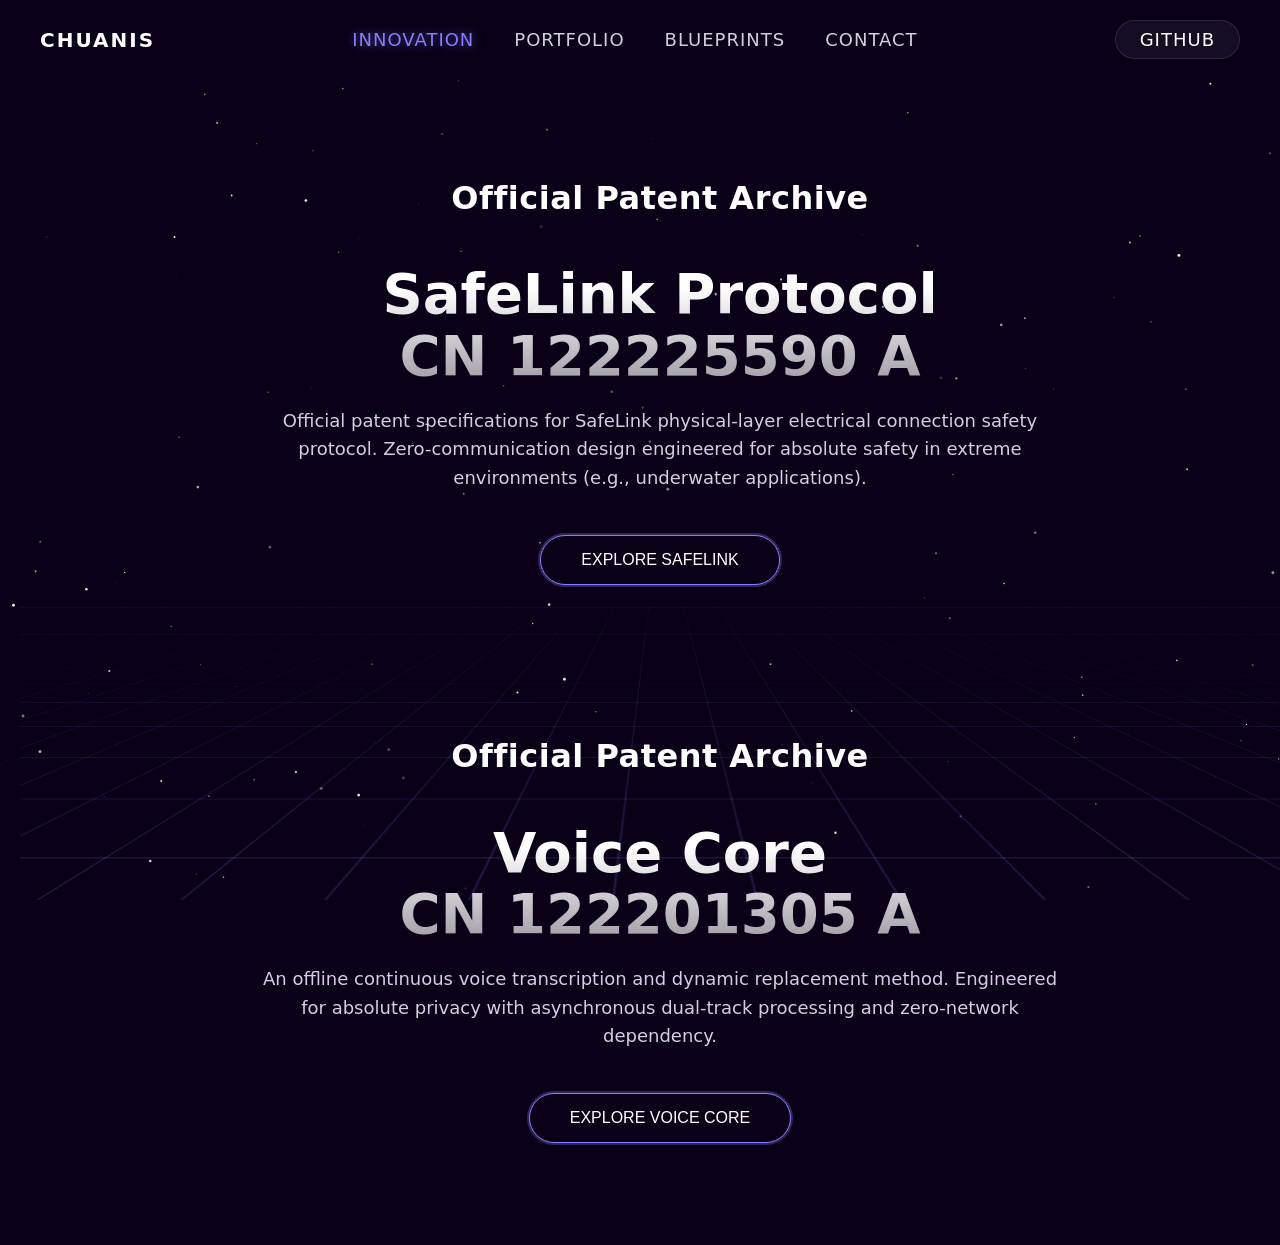
<file: index.html>
<!DOCTYPE html>
<html lang="en">
<head>
    <meta charset="UTF-8">
    <meta name="viewport" content="width=device-width, initial-scale=1.0">
    <title>CHUANIS | Patent Portfolio</title>
    
    <link rel="stylesheet" href="assets/background.css">
    <link rel="stylesheet" href="assets/nav.css">
    
    <style>
        .index-container {
            display: flex;
            flex-direction: column;
            align-items: center;
            width: 100%;
            padding: 100px 20px;
            gap: 150px;
            z-index: 10;
            position: relative; /* 确保内容层在最上方 */
        }

        .patent-section {
            max-width: 800px;
            text-align: center;
            position: relative;
            z-index: 20; /* 明确高于网格层 */
        }

        .archive-label {
            font-size: 32px;
            font-weight: 600;
            color: #fff;
            margin-bottom: 5px;
            letter-spacing: 0.5px;
        }

        .hero-title {
            font-size: 56px;
            font-weight: 700;
            line-height: 1.1;
            background: linear-gradient(180deg, #fff 20%, rgba(255, 255, 255, 0.6) 100%);
            -webkit-background-clip: text;
            color: transparent;
            margin-bottom: 20px;
        }

        .hero-desc {
            font-size: 18px;
            color: #d2d0dd;
            line-height: 1.6;
            margin-bottom: 40px;
        }

        /* ✨ 按钮容器：直接作为触发区，层级最高 */
        .glowing-btn-wrapper {
            position: relative;
            display: inline-block;
            padding: 2px;
            border-radius: 999px;
            background: rgba(136, 125, 255, 0.3);
            animation: pulse 2s infinite;
            cursor: pointer; /* 确保鼠标悬停时显示为可点击 */
            pointer-events: auto; /* 确保事件穿透有效 */
        }
        
        .glowing-btn {
            background: #0a0118;
            color: #fff;
            padding: 15px 40px;
            border-radius: 999px;
            border: 1px solid #887dff;
            cursor: pointer;
            font-size: 16px;
            transition: 0.3s;
            display: block;
            pointer-events: auto;
        }
        
        .glowing-btn:hover { background: #887dff; }

        @keyframes pulse {
            0% { box-shadow: 0 0 0 0 rgba(136, 125, 255, 0.4); }
            70% { box-shadow: 0 0 0 15px rgba(136, 125, 255, 0); }
            100% { box-shadow: 0 0 0 0 rgba(136, 125, 255, 0); }
        }

        /* 背景容器不再遮挡任何点击 */
        .cyber-grid-container { 
            position: fixed; 
            bottom: 0; 
            width: 100%; 
            height: 50vh; 
            perspective: 600px; 
            z-index: 1; /* 降层 */
            pointer-events: none; /* 绝对禁止网格容器响应鼠标 */
            mask-image: linear-gradient(to top, rgba(0,0,0,1) 10%, rgba(0,0,0,0) 90%); 
        }
        
        .cyber-grid { 
            position: absolute; 
            width: 200%; 
            height: 200%; 
            bottom: -50%; 
            left: -50%; 
            background-image: linear-gradient(rgba(136, 125, 255, 0.2) 1px, transparent 1px), linear-gradient(90deg, rgba(136, 125, 255, 0.2) 1px, transparent 1px); 
            background-size: 60px 60px; 
            transform: rotateX(75deg); 
            animation: gridMove 2s linear infinite; 
        }
        
        @keyframes gridMove { 0% { transform: rotateX(75deg) translateY(0); } 100% { transform: rotateX(75deg) translateY(60px); } }
    </style>
</head>
<body>

    <main class="index-container">
        <section class="patent-section">
            <div class="archive-label">Official Patent Archive</div>
            <h1 class="hero-title">SafeLink Protocol<br>CN 122225590 A</h1>
            <p class="hero-desc">
                Official patent specifications for SafeLink physical-layer electrical connection safety protocol. 
                Zero-communication design engineered for absolute safety in extreme environments (e.g., underwater applications).
            </p>
            <div class="glowing-btn-wrapper" onclick="window.location.href='portfolio/safelink/index.html'">
                <button class="glowing-btn">EXPLORE SAFELINK</button>
            </div>
        </section>

        <section class="patent-section">
            <div class="archive-label">Official Patent Archive</div>
            <h1 class="hero-title">Voice Core<br>CN 122201305 A</h1>
            <p class="hero-desc">
                An offline continuous voice transcription and dynamic replacement method. 
                Engineered for absolute privacy with asynchronous dual-track processing and zero-network dependency.
            </p>
            <div class="glowing-btn-wrapper" onclick="window.location.href='portfolio/voice/index.html'">
                <button class="glowing-btn">EXPLORE VOICE CORE</button>
            </div>
        </section>

        <div class="cyber-grid-container"><div class="cyber-grid"></div></div>
    </main>

    <script src="assets/background.js"></script>
    <script src="assets/nav.js"></script>

</body>
</html>
</file>
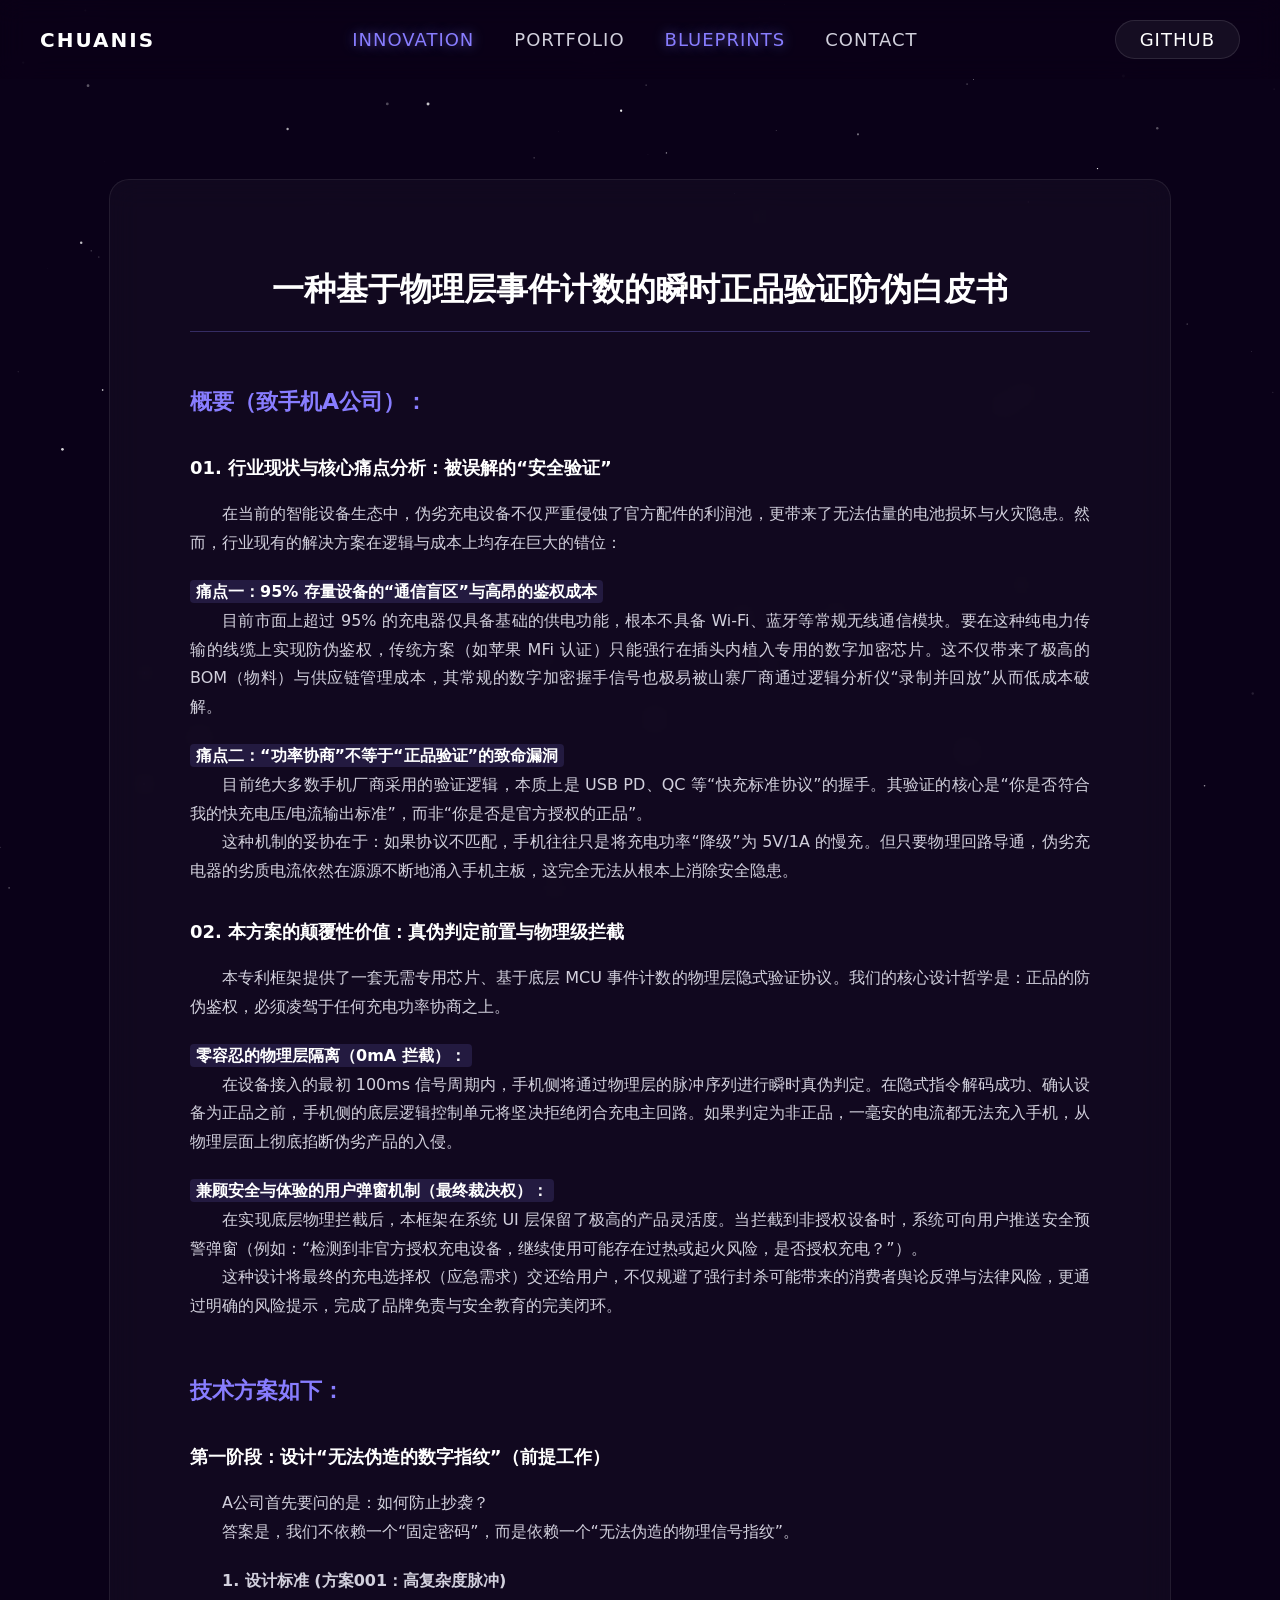
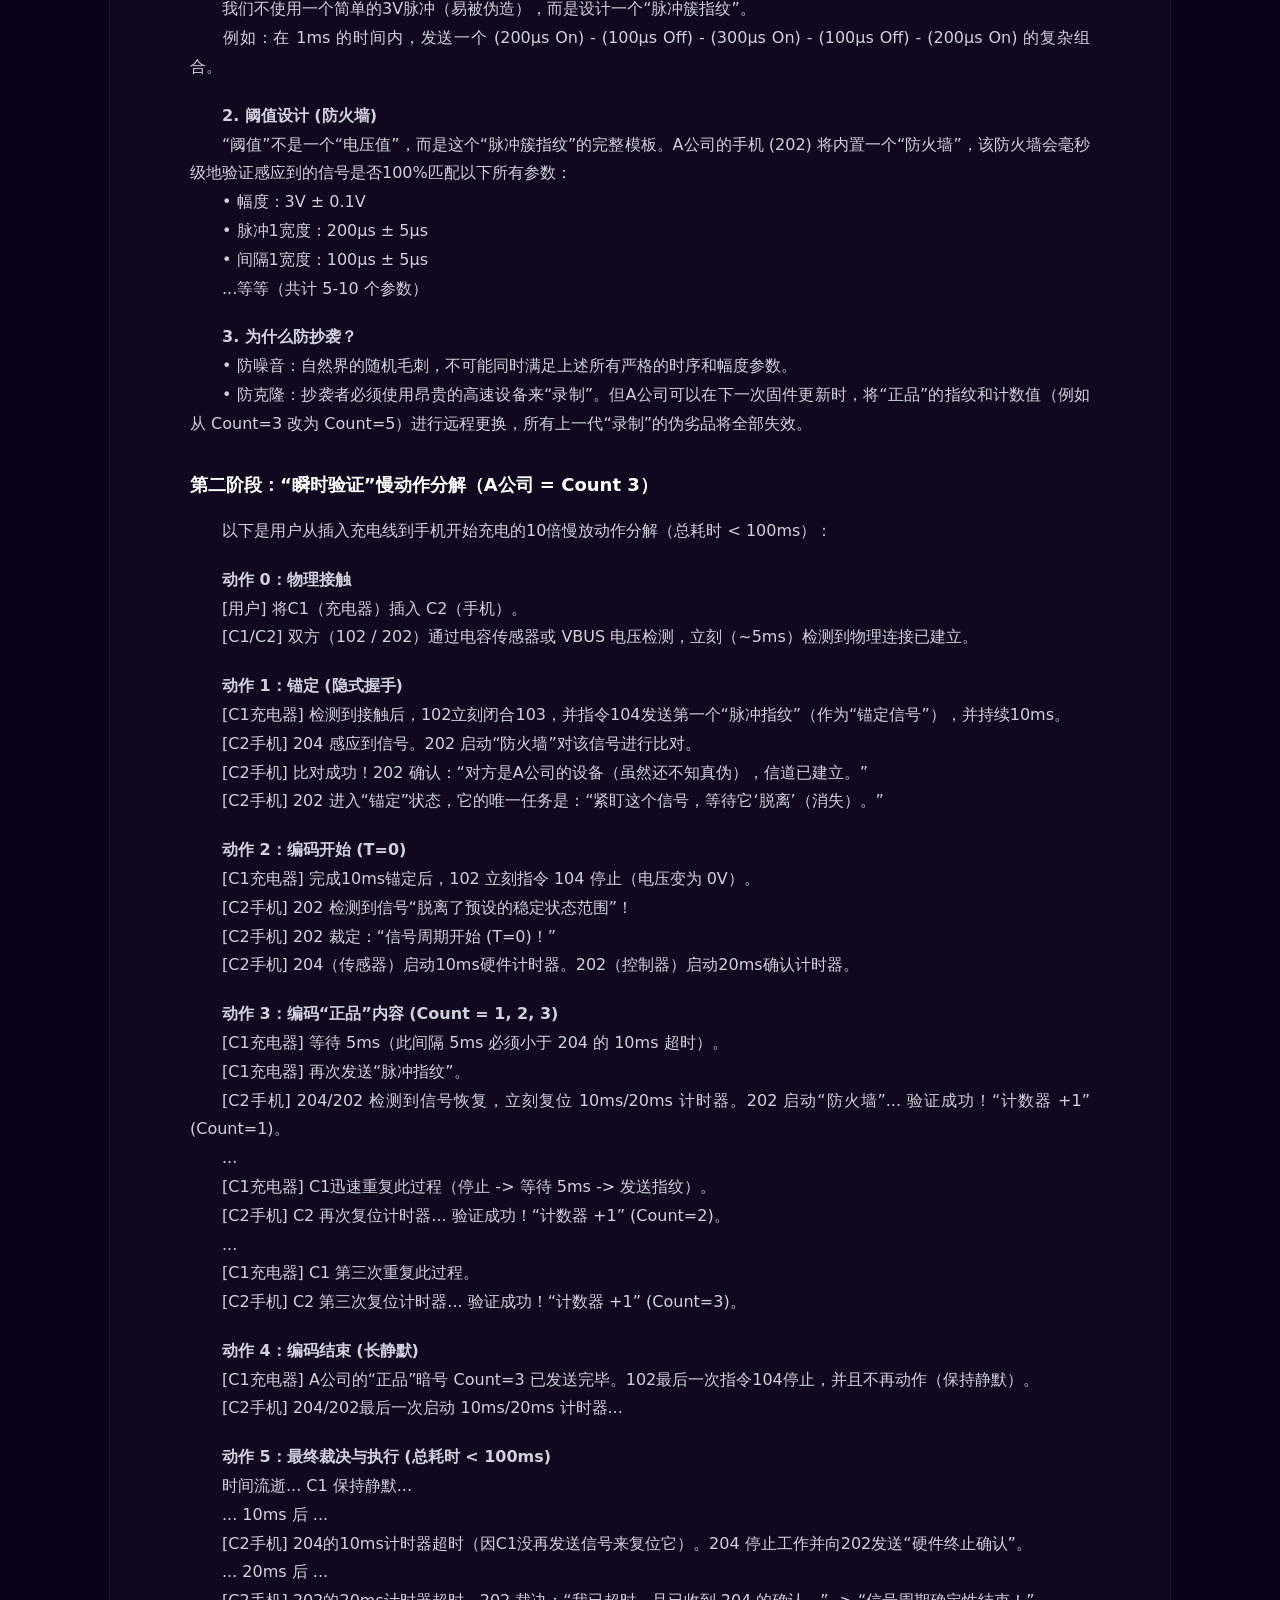
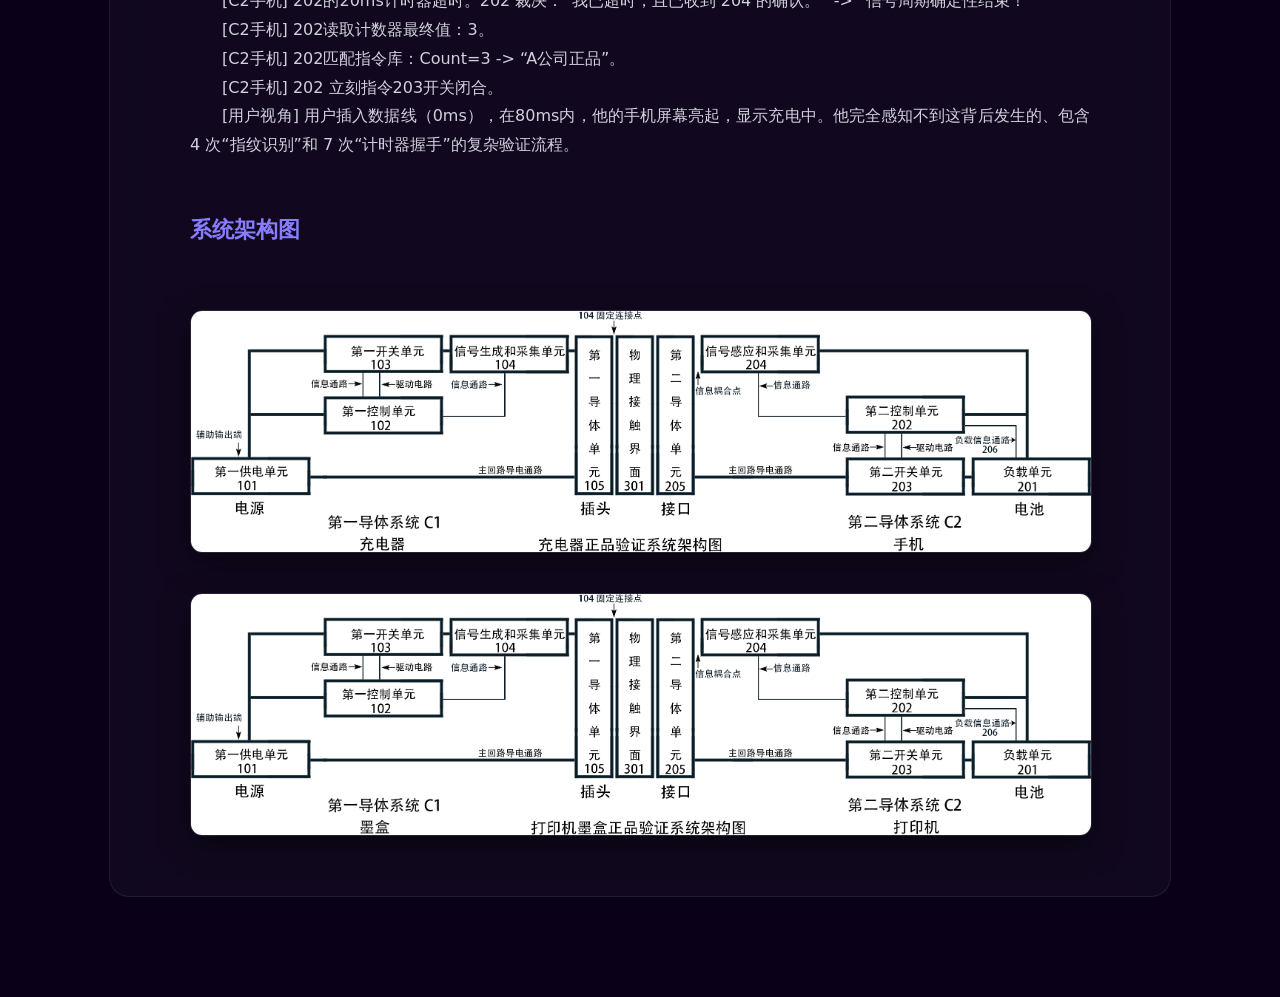
<file: blueprints/index.html>
<!DOCTYPE html>
<html lang="zh-CN">
<head>
    <meta charset="UTF-8">
    <meta name="viewport" content="width=device-width, initial-scale=1.0">
    <title>技术白皮书 | CHUANIS BLUEPRINTS</title>
    <meta name="description" content="一种基于物理层事件计数的瞬时正品验证防伪白皮书。解析行业痛点，提供零容忍的物理层隔离与防伪解决方案。">
    
    <link rel="stylesheet" href="../assets/background.css">
    <link rel="stylesheet" href="../assets/nav.css">
    
    <style>
        /* 白皮书专属沉浸式阅读排版 */
        .whitepaper-container {
            display: flex;
            justify-content: center;
            padding: 100px 20px;
            position: relative;
            z-index: 10;
        }

        .whitepaper-content {
            background: rgba(255, 255, 255, 0.03);
            border: 1px solid rgba(255, 255, 255, 0.08);
            padding: 60px 80px;
            border-radius: 20px;
            max-width: 900px; /* 控制最佳阅读宽度 */
            width: 100%;
            backdrop-filter: blur(15px);
            color: #d2d0dd;
            line-height: 1.8;
            font-size: 16px;
        }

        /* 标题排版 */
        .whitepaper-content h1 {
            color: #fff;
            font-size: 32px;
            text-align: center;
            margin-bottom: 50px;
            line-height: 1.4;
            border-bottom: 1px solid rgba(136, 125, 255, 0.3);
            padding-bottom: 20px;
        }

        .whitepaper-content h2 {
            color: #887dff;
            font-size: 22px;
            margin-top: 50px;
            margin-bottom: 20px;
        }

        .whitepaper-content h3 {
            color: #fff;
            font-size: 18px;
            margin-top: 30px;
            margin-bottom: 15px;
        }

        /* 段落缩进与间距 */
        .whitepaper-content p {
            margin-bottom: 20px;
            text-align: justify;
        }

        /* 关键信息强调 */
        .highlight-text {
            color: #fff;
            font-weight: 600;
            background: rgba(136, 125, 255, 0.15);
            padding: 2px 6px;
            border-radius: 4px;
        }

        /* 图片架构图排版 */
        .architecture-images {
            margin-top: 60px;
            display: flex;
            flex-direction: column;
            gap: 40px;
        }

        .architecture-images img {
            width: 100%;
            height: auto;
            border-radius: 12px;
            box-shadow: 0 10px 30px rgba(0,0,0,0.5);
            border: 1px solid rgba(255,255,255,0.1);
        }

        /* 手机端适配 */
        @media (max-width: 768px) {
            .whitepaper-content { padding: 40px 30px; }
            .whitepaper-content h1 { font-size: 26px; }
        }
    </style>
</head>
<body>

    <main class="whitepaper-container">
        <article class="whitepaper-content">
            
            <h1>一种基于物理层事件计数的瞬时正品验证防伪白皮书</h1>

            <h2>概要（致手机A公司）：</h2>

            <h3>01. 行业现状与核心痛点分析：被误解的“安全验证”</h3>
            <p>&emsp;&emsp;在当前的智能设备生态中，伪劣充电设备不仅严重侵蚀了官方配件的利润池，更带来了无法估量的电池损坏与火灾隐患。然而，行业现有的解决方案在逻辑与成本上均存在巨大的错位：</p>
            
            <p><span class="highlight-text">痛点一：95% 存量设备的“通信盲区”与高昂的鉴权成本</span><br>
            &emsp;&emsp;目前市面上超过 95% 的充电器仅具备基础的供电功能，根本不具备 Wi-Fi、蓝牙等常规无线通信模块。要在这种纯电力传输的线缆上实现防伪鉴权，传统方案（如苹果 MFi 认证）只能强行在插头内植入专用的数字加密芯片。这不仅带来了极高的 BOM（物料）与供应链管理成本，其常规的数字加密握手信号也极易被山寨厂商通过逻辑分析仪“录制并回放”从而低成本破解。</p>

            <p><span class="highlight-text">痛点二：“功率协商”不等于“正品验证”的致命漏洞</span><br>
            &emsp;&emsp;目前绝大多数手机厂商采用的验证逻辑，本质上是 USB PD、QC 等“快充标准协议”的握手。其验证的核心是“你是否符合我的快充电压/电流输出标准”，而非“你是否是官方授权的正品”。<br>
            &emsp;&emsp;这种机制的妥协在于：如果协议不匹配，手机往往只是将充电功率“降级”为 5V/1A 的慢充。但只要物理回路导通，伪劣充电器的劣质电流依然在源源不断地涌入手机主板，这完全无法从根本上消除安全隐患。</p>

            <h3>02. 本方案的颠覆性价值：真伪判定前置与物理级拦截</h3>
            <p>&emsp;&emsp;本专利框架提供了一套无需专用芯片、基于底层 MCU 事件计数的物理层隐式验证协议。我们的核心设计哲学是：正品的防伪鉴权，必须凌驾于任何充电功率协商之上。</p>

            <p><span class="highlight-text">零容忍的物理层隔离（0mA 拦截）：</span><br>
            &emsp;&emsp;在设备接入的最初 100ms 信号周期内，手机侧将通过物理层的脉冲序列进行瞬时真伪判定。在隐式指令解码成功、确认设备为正品之前，手机侧的底层逻辑控制单元将坚决拒绝闭合充电主回路。如果判定为非正品，一毫安的电流都无法充入手机，从物理层面上彻底掐断伪劣产品的入侵。</p>

            <p><span class="highlight-text">兼顾安全与体验的用户弹窗机制（最终裁决权）：</span><br>
            &emsp;&emsp;在实现底层物理拦截后，本框架在系统 UI 层保留了极高的产品灵活度。当拦截到非授权设备时，系统可向用户推送安全预警弹窗（例如：“检测到非官方授权充电设备，继续使用可能存在过热或起火风险，是否授权充电？”）。<br>
            &emsp;&emsp;这种设计将最终的充电选择权（应急需求）交还给用户，不仅规避了强行封杀可能带来的消费者舆论反弹与法律风险，更通过明确的风险提示，完成了品牌免责与安全教育的完美闭环。</p>

            <h2>技术方案如下：</h2>

            <h3>第一阶段：设计“无法伪造的数字指纹”（前提工作）</h3>
            <p>&emsp;&emsp;A公司首先要问的是：如何防止抄袭？<br>
            &emsp;&emsp;答案是，我们不依赖一个“固定密码”，而是依赖一个“无法伪造的物理信号指纹”。</p>

            <p>&emsp;&emsp;<strong>1. 设计标准 (方案001：高复杂度脉冲)</strong><br>
            &emsp;&emsp;我们不使用一个简单的3V脉冲（易被伪造），而是设计一个“脉冲簇指纹”。<br>
            &emsp;&emsp;例如：在 1ms 的时间内，发送一个 (200µs On) - (100µs Off) - (300µs On) - (100µs Off) - (200µs On) 的复杂组合。</p>

            <p>&emsp;&emsp;<strong>2. 阈值设计 (防火墙)</strong><br>
            &emsp;&emsp;“阈值”不是一个“电压值”，而是这个“脉冲簇指纹”的完整模板。A公司的手机 (202) 将内置一个“防火墙”，该防火墙会毫秒级地验证感应到的信号是否100%匹配以下所有参数：<br>
            &emsp;&emsp;• 幅度：3V ± 0.1V<br>
            &emsp;&emsp;• 脉冲1宽度：200µs ± 5µs<br>
            &emsp;&emsp;• 间隔1宽度：100µs ± 5µs<br>
            &emsp;&emsp;...等等（共计 5-10 个参数）</p>

            <p>&emsp;&emsp;<strong>3. 为什么防抄袭？</strong><br>
            &emsp;&emsp;• 防噪音：自然界的随机毛刺，不可能同时满足上述所有严格的时序和幅度参数。<br>
            &emsp;&emsp;• 防克隆：抄袭者必须使用昂贵的高速设备来“录制”。但A公司可以在下一次固件更新时，将“正品”的指纹和计数值（例如从 Count=3 改为 Count=5）进行远程更换，所有上一代“录制”的伪劣品将全部失效。</p>

            <h3>第二阶段：“瞬时验证”慢动作分解（A公司 = Count 3）</h3>
            <p>&emsp;&emsp;以下是用户从插入充电线到手机开始充电的10倍慢放动作分解（总耗时 < 100ms）：</p>

            <p>&emsp;&emsp;<strong>动作 0：物理接触</strong><br>
            &emsp;&emsp;[用户] 将C1（充电器）插入 C2（手机）。<br>
            &emsp;&emsp;[C1/C2] 双方（102 / 202）通过电容传感器或 VBUS 电压检测，立刻（~5ms）检测到物理连接已建立。</p>

            <p>&emsp;&emsp;<strong>动作 1：锚定 (隐式握手)</strong><br>
            &emsp;&emsp;[C1充电器] 检测到接触后，102立刻闭合103，并指令104发送第一个“脉冲指纹”（作为“锚定信号”），并持续10ms。<br>
            &emsp;&emsp;[C2手机] 204 感应到信号。202 启动“防火墙”对该信号进行比对。<br>
            &emsp;&emsp;[C2手机] 比对成功！202 确认：“对方是A公司的设备（虽然还不知真伪），信道已建立。”<br>
            &emsp;&emsp;[C2手机] 202 进入“锚定”状态，它的唯一任务是：“紧盯这个信号，等待它‘脱离’（消失）。”</p>

            <p>&emsp;&emsp;<strong>动作 2：编码开始 (T=0)</strong><br>
            &emsp;&emsp;[C1充电器] 完成10ms锚定后，102 立刻指令 104 停止（电压变为 0V）。<br>
            &emsp;&emsp;[C2手机] 202 检测到信号“脱离了预设的稳定状态范围”！<br>
            &emsp;&emsp;[C2手机] 202 裁定：“信号周期开始 (T=0)！”<br>
            &emsp;&emsp;[C2手机] 204（传感器）启动10ms硬件计时器。202（控制器）启动20ms确认计时器。</p>

            <p>&emsp;&emsp;<strong>动作 3：编码“正品”内容 (Count = 1, 2, 3)</strong><br>
            &emsp;&emsp;[C1充电器] 等待 5ms（此间隔 5ms 必须小于 204 的 10ms 超时）。<br>
            &emsp;&emsp;[C1充电器] 再次发送“脉冲指纹”。<br>
            &emsp;&emsp;[C2手机] 204/202 检测到信号恢复，立刻复位 10ms/20ms 计时器。202 启动“防火墙”... 验证成功！“计数器 +1” (Count=1)。<br>
            &emsp;&emsp;...<br>
            &emsp;&emsp;[C1充电器] C1迅速重复此过程（停止 -> 等待 5ms -> 发送指纹）。<br>
            &emsp;&emsp;[C2手机] C2 再次复位计时器... 验证成功！“计数器 +1” (Count=2)。<br>
            &emsp;&emsp;...<br>
            &emsp;&emsp;[C1充电器] C1 第三次重复此过程。<br>
            &emsp;&emsp;[C2手机] C2 第三次复位计时器... 验证成功！“计数器 +1” (Count=3)。</p>

            <p>&emsp;&emsp;<strong>动作 4：编码结束 (长静默)</strong><br>
            &emsp;&emsp;[C1充电器] A公司的“正品”暗号 Count=3 已发送完毕。102最后一次指令104停止，并且不再动作（保持静默）。<br>
            &emsp;&emsp;[C2手机] 204/202最后一次启动 10ms/20ms 计时器...</p>

            <p>&emsp;&emsp;<strong>动作 5：最终裁决与执行 (总耗时 < 100ms)</strong><br>
            &emsp;&emsp;时间流逝... C1 保持静默...<br>
            &emsp;&emsp;... 10ms 后 ...<br>
            &emsp;&emsp;[C2手机] 204的10ms计时器超时（因C1没再发送信号来复位它）。204 停止工作并向202发送“硬件终止确认”。<br>
            &emsp;&emsp;... 20ms 后 ...<br>
            &emsp;&emsp;[C2手机] 202的20ms计时器超时。202 裁决：“我已超时，且已收到 204 的确认。” -> “信号周期确定性结束！”<br>
            &emsp;&emsp;[C2手机] 202读取计数器最终值：3。<br>
            &emsp;&emsp;[C2手机] 202匹配指令库：Count=3 -> “A公司正品”。<br>
            &emsp;&emsp;[C2手机] 202 立刻指令203开关闭合。<br>
            &emsp;&emsp;[用户视角] 用户插入数据线（0ms），在80ms内，他的手机屏幕亮起，显示充电中。他完全感知不到这背后发生的、包含 4 次“指纹识别”和 7 次“计时器握手”的复杂验证流程。</p>

            <h2>系统架构图</h2>
            
            <div class="architecture-images">
                <img src="充电器正品验证系统架构图.png" alt="充电器正品验证系统架构图">
                <img src="打印机墨盒正品验证系统架构图.png" alt="打印机墨盒正品验证系统架构图">
            </div>

        </article>
    </main>

    <script src="../assets/background.js"></script>
    <script src="../assets/nav.js"></script>
    
</body>
</html>
</file>
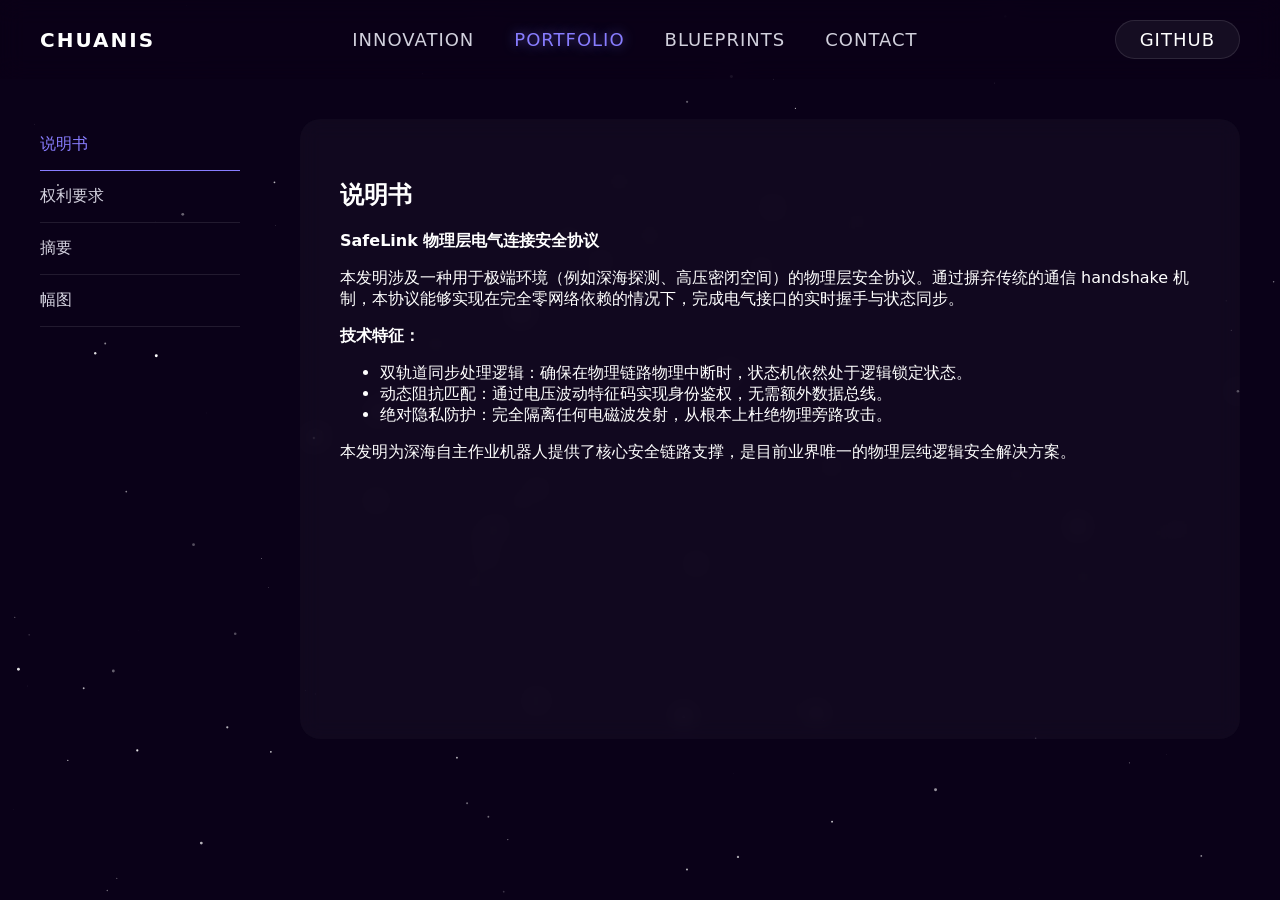
<file: portfolio/stealth/index.html>
<!DOCTYPE html>
<html lang="en">
<head>
    <meta charset="UTF-8">
    <title>SafeLink Protocol | CHUANIS</title>
    <link rel="stylesheet" href="../../assets/background.css">
    <link rel="stylesheet" href="../../assets/nav.css">
    <style>
        .layout-container { display: flex; max-width: 1200px; margin: 40px auto; gap: 60px; padding: 0 20px; }
        .sidebar { width: 200px; flex-shrink: 0; }
        .sidebar a { display: block; color: #d2d0dd; text-decoration: none; padding: 15px 0; border-bottom: 1px solid rgba(255,255,255,0.1); transition: 0.3s; }
        .sidebar a:hover, .sidebar a.active { color: #887dff; border-color: #887dff; }
        .content-area { flex-grow: 1; background: rgba(255,255,255,0.03); padding: 40px; border-radius: 20px; min-height: 60vh; backdrop-filter: blur(10px); }
    </style>
</head>
<body>
    <main class="layout-container">
        <aside class="sidebar">
            <a href="#" class="active" onclick="loadContent('specification.html', this)">说明书</a>
            <a href="#" onclick="loadContent('claims.html', this)">权利要求</a>
            <a href="#" onclick="loadContent('abstract.html', this)">摘要</a>
            <a href="#" onclick="loadContent('figures.html', this)">幅图</a>
        </aside>
        <section class="content-area" id="content-box">
            <!-- 默认加载内容 -->
        </section>
    </main>

    <script src="../../assets/background.js"></script>
    <script src="../../assets/nav.js"></script>
    <script>
        function loadContent(page, element) {
            fetch(page).then(res => res.text()).then(html => {
                document.getElementById('content-box').innerHTML = html;
            });
            document.querySelectorAll('.sidebar a').forEach(a => a.classList.remove('active'));
            element.classList.add('active');
        }
        // 初始化：默认加载说明书
        window.onload = () => loadContent('specification.html', document.querySelector('.sidebar a'));
    </script>
</body>
</html>
</file>
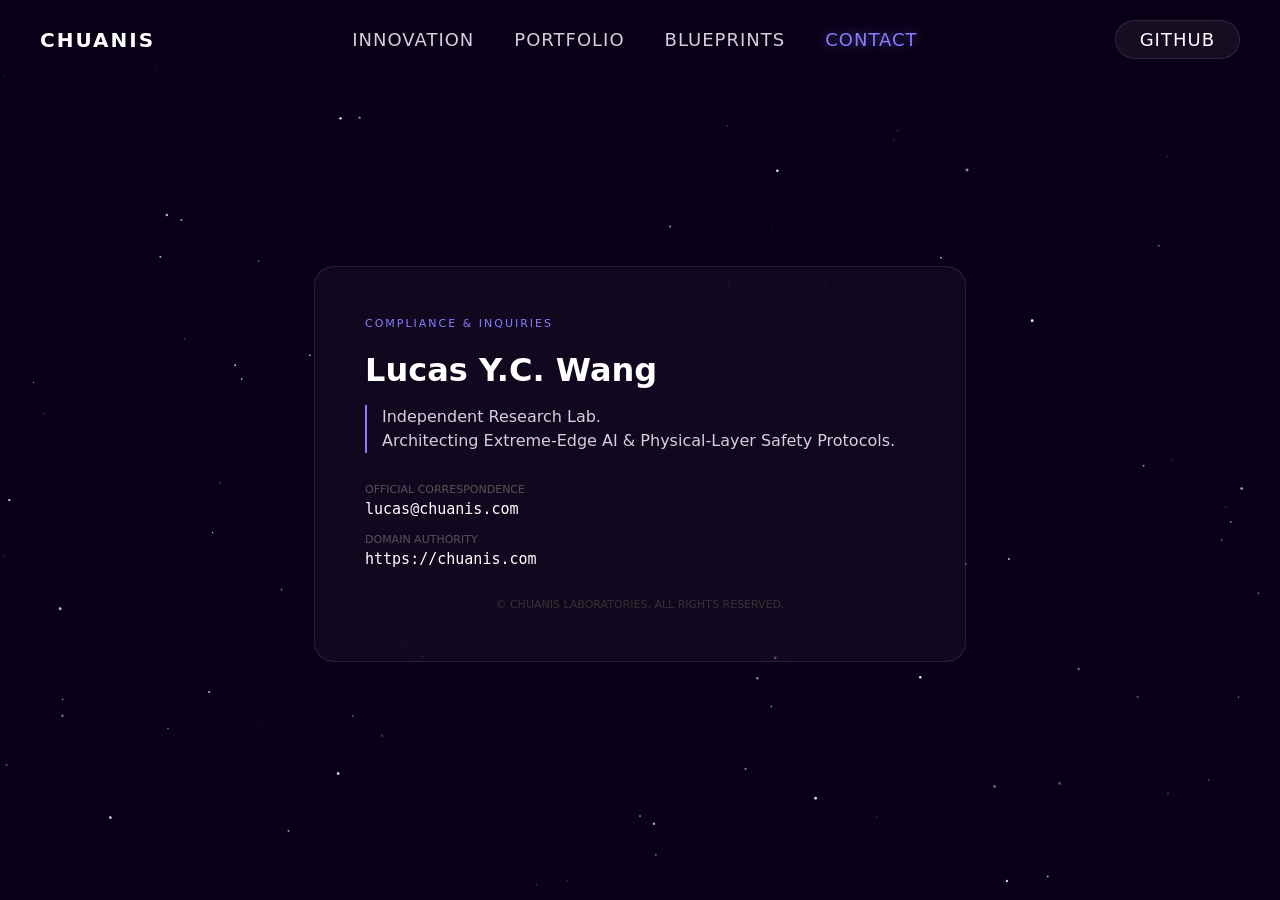
<file: Contact.html>
<!DOCTYPE html>
<html lang="en">
<head>
    <meta charset="UTF-8">
    <meta name="viewport" content="width=device-width, initial-scale=1.0">
    <title>COMPLIANCE | CHUANIS</title>
    
    <link rel="stylesheet" href="assets/background.css">
    <link rel="stylesheet" href="assets/nav.css">
    
    <style>
        /* 核心修改：让联系页强制全屏居中，不产生滚动 */
        .contact-container {
            height: calc(100vh - 80px); /* 减去导航栏的高度 */
            display: flex;
            justify-content: center;
            align-items: center;
            overflow: hidden; /* 禁止溢出滚动 */
            z-index: 10;
        }

        .contact-card {
            background: rgba(255, 255, 255, 0.03);
            border: 1px solid rgba(255, 255, 255, 0.1);
            padding: 50px;
            border-radius: 20px;
            max-width: 550px;
            width: 90%;
            text-align: left;
            backdrop-filter: blur(12px);
            margin-top: -50px; /* 轻微向上偏移，优化视觉重心 */
        }

        .label { color: #887dff; font-size: 11px; letter-spacing: 2px; text-transform: uppercase; margin-bottom: 15px; display: block; }
        .name { font-size: 32px; font-weight: 700; color: #fff; margin-bottom: 8px; }
        .role { font-size: 16px; color: #d2d0dd; margin-bottom: 30px; line-height: 1.5; border-left: 2px solid #887dff; padding-left: 15px; }

        .info-item { margin-bottom: 15px; }
        .info-label { font-size: 11px; color: #555; text-transform: uppercase; margin-bottom: 4px; }
        .info-value { font-size: 15px; color: #fff; font-family: monospace; }
        
        .footer-note { margin-top: 30px; font-size: 11px; color: #333; text-align: center; }
    </style>
</head>
<body>

    <main class="contact-container">
        <div class="contact-card">
            <span class="label">Compliance & Inquiries</span>
            <h1 class="name">Lucas Y.C. Wang</h1>
            <p class="role">
                Independent Research Lab.<br>
                Architecting Extreme-Edge AI & Physical-Layer Safety Protocols.
            </p>

            <div class="info-item">
                <div class="info-label">Official Correspondence</div>
                <div class="info-value">lucas@chuanis.com</div>
            </div>

            <div class="info-item">
                <div class="info-label">Domain Authority</div>
                <div class="info-value">https://chuanis.com</div>
            </div>

            <div class="footer-note">
                © CHUANIS LABORATORIES. ALL RIGHTS RESERVED.
            </div>
        </div>
    </main>

    <script src="assets/background.js"></script>
    <script src="assets/nav.js"></script>
</body>
</html>
</file>
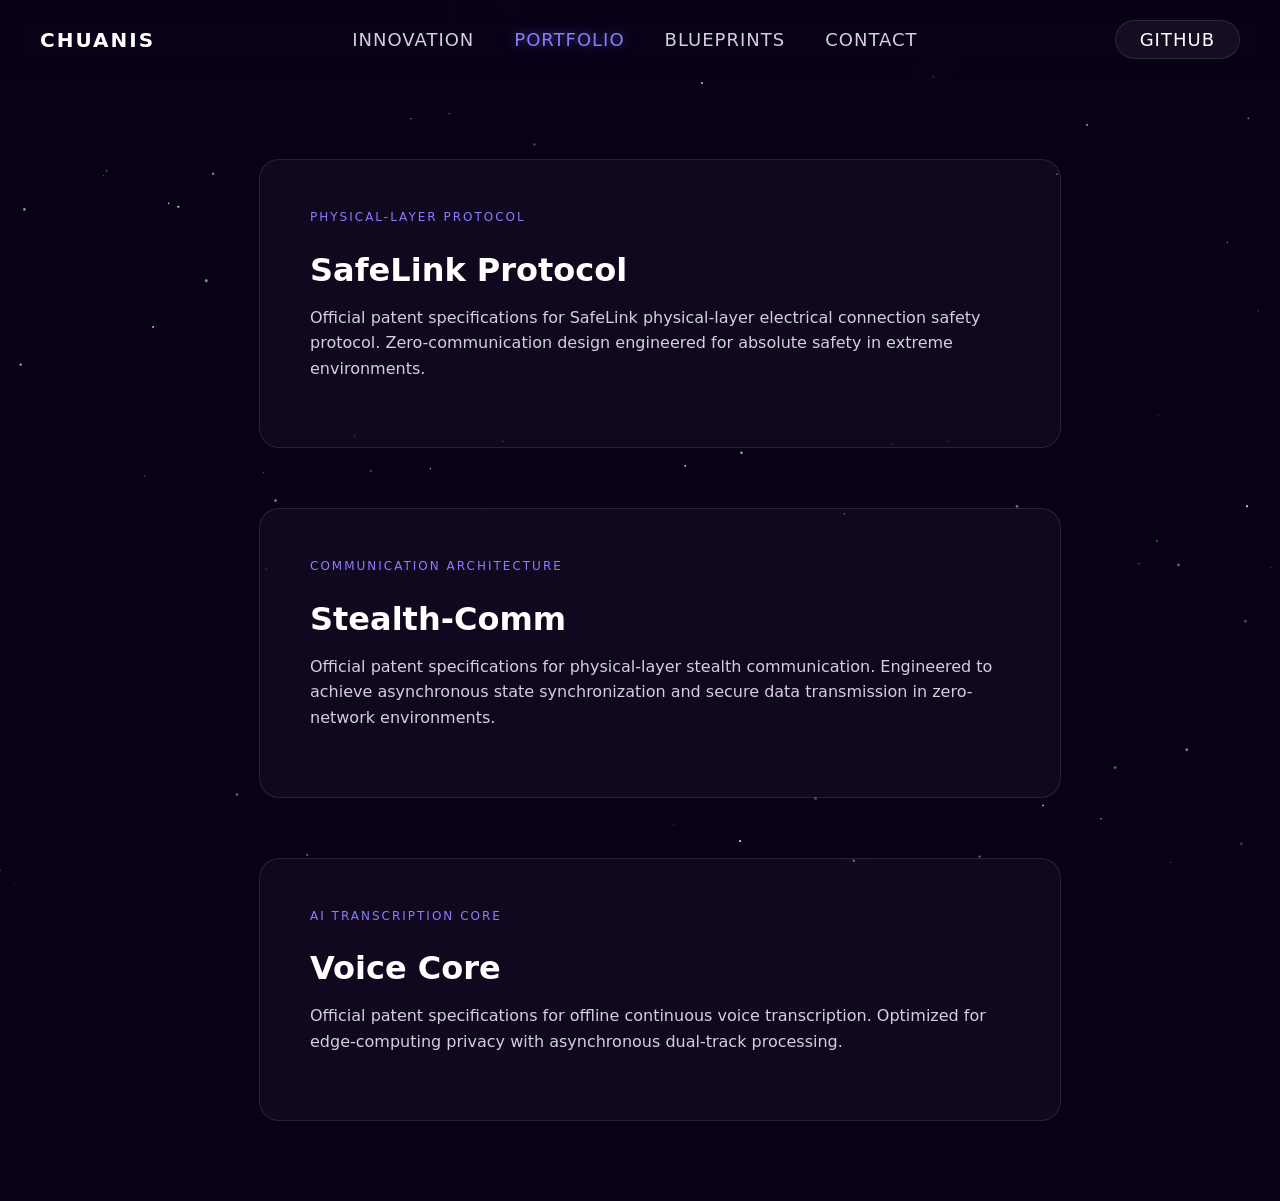
<file: portfolio.html>
<!DOCTYPE html>
<html lang="en">
<head>
    <meta charset="UTF-8">
    <meta name="viewport" content="width=device-width, initial-scale=1.0">
    <title>PORTFOLIO | CHUANIS</title>
    
    <link rel="stylesheet" href="assets/background.css">
    <link rel="stylesheet" href="assets/nav.css">
    
    <style>
        .portfolio-container {
            display: flex;
            flex-direction: column;
            align-items: center;
            width: 100%;
            padding: 80px 20px;
            gap: 60px;
            z-index: 10;
        }

        .patent-card {
            background: rgba(255, 255, 255, 0.03);
            border: 1px solid rgba(255, 255, 255, 0.1);
            padding: 50px;
            border-radius: 20px;
            max-width: 700px;
            width: 100%;
            text-align: left;
            backdrop-filter: blur(12px);
            transition: all 0.4s ease;
            cursor: pointer;
        }

        .patent-card:hover {
            border-color: #887dff;
            transform: translateY(-5px);
            box-shadow: 0 0 40px rgba(136, 125, 255, 0.15);
        }

        .category-label { color: #887dff; font-size: 12px; letter-spacing: 2px; text-transform: uppercase; margin-bottom: 15px; display: block; }
        .patent-title { font-size: 32px; font-weight: 700; color: #fff; margin-bottom: 15px; }
        .patent-desc { font-size: 16px; color: #d2d0dd; line-height: 1.6; }
    </style>
</head>
<body>

    <main class="portfolio-container">
        <div class="patent-card" onclick="window.location.href='portfolio/safelink/index.html'">
            <span class="category-label">Physical-Layer Protocol</span>
            <h2 class="patent-title">SafeLink Protocol</h2>
            <p class="patent-desc">Official patent specifications for SafeLink physical-layer electrical connection safety protocol. Zero-communication design engineered for absolute safety in extreme environments.</p>
        </div>

        <div class="patent-card" onclick="window.location.href='portfolio/stealth/index.html'">
            <span class="category-label">Communication Architecture</span>
            <h2 class="patent-title">Stealth-Comm</h2>
            <p class="patent-desc">Official patent specifications for physical-layer stealth communication. Engineered to achieve asynchronous state synchronization and secure data transmission in zero-network environments.</p>
        </div>

        <div class="patent-card" onclick="window.location.href='portfolio/voice/index.html'">
            <span class="category-label">AI Transcription Core</span>
            <h2 class="patent-title">Voice Core</h2>
            <p class="patent-desc">Official patent specifications for offline continuous voice transcription. Optimized for edge-computing privacy with asynchronous dual-track processing.</p>
        </div>
    </main>

    <script src="assets/background.js"></script>
    <script src="assets/nav.js"></script>
</body>
</html>
</file>
<file: assets/background.css>
/* assets/background.css - 全局星空背景样式 */

/* 1. 规范网页底层 */
body {
    margin: 0;
    padding: 0;
    background-color: #0a0118; /* 纯粹的极夜黑底色 */
    color: #fff;
    font-family: system-ui, -apple-system, sans-serif;
    /* 优化：使用 dvh 完美适配现代智能手机的动态地址栏 */
    min-height: 100dvh; 
    overflow-x: hidden; /* 防止横向滚动条 */
}

/* 2. 将星空画布死死钉在屏幕最底层 */
#star-canvas {
    position: fixed; /* 核心：不论网页内容怎么滑动，星空永远在原地 */
    top: 0;
    left: 0;
    width: 100vw;
    height: 100vh;
    z-index: -999; /* 永远在所有内容的最低层 */
    pointer-events: none; /* 让鼠标事件穿透，绝不影响网页点击 */
}
</file>
<file: assets/nav.css>
/* assets/nav.css - CHUANIS 全局导航样式 (毛玻璃效果版) */

.global-navbar {
    position: sticky;
    top: 0;
    display: flex;
    justify-content: space-between;
    align-items: center;
    padding: 20px 40px;
    z-index: 2000;
    
    /* 毛玻璃核心效果 */
    background: rgba(10, 1, 24, 0.7); 
    backdrop-filter: blur(12px); 
    -webkit-backdrop-filter: blur(12px);
    
    /* 修正：如果之前有奇怪横条，是因为边框导致的，这里明确移除底部边框 */
    border-bottom: none; 
}

.nav-logo {
    color: #fff;
    font-weight: bold;
    text-decoration: none;
    font-size: 20px;
    letter-spacing: 2px;
}

.nav-center {
    display: flex;
    gap: 40px;
}

.nav-center a {
    color: #d2d0dd; 
    text-decoration: none;
    font-size: 14px;
    font-weight: 500;
    transition: all 0.3s ease;
    text-transform: uppercase;
    letter-spacing: 1px;
}

/* ✨ 电光紫交互效果 */
.nav-center a:hover,
.nav-center a.active {
    color: #887dff; 
    text-shadow: 0 0 12px rgba(136, 125, 255, 0.6); 
}

.nav-right {
    display: flex;
    gap: 24px;
    align-items: center;
}

/* GitHub 按钮 */
.nav-btn-signup {
    color: #fff;
    background: rgba(255, 255, 255, 0.05);
    border: 1px solid rgba(255, 255, 255, 0.1);
    padding: 8px 24px;
    border-radius: 999px;
    text-decoration: none;
    font-size: 14px;
    transition: all 0.3s ease;
    text-transform: uppercase;
    letter-spacing: 1px;
}
.nav-btn-signup:hover {
    background: rgba(255, 255, 255, 0.1);
    border-color: rgba(255, 255, 255, 0.2);
}
</file>
